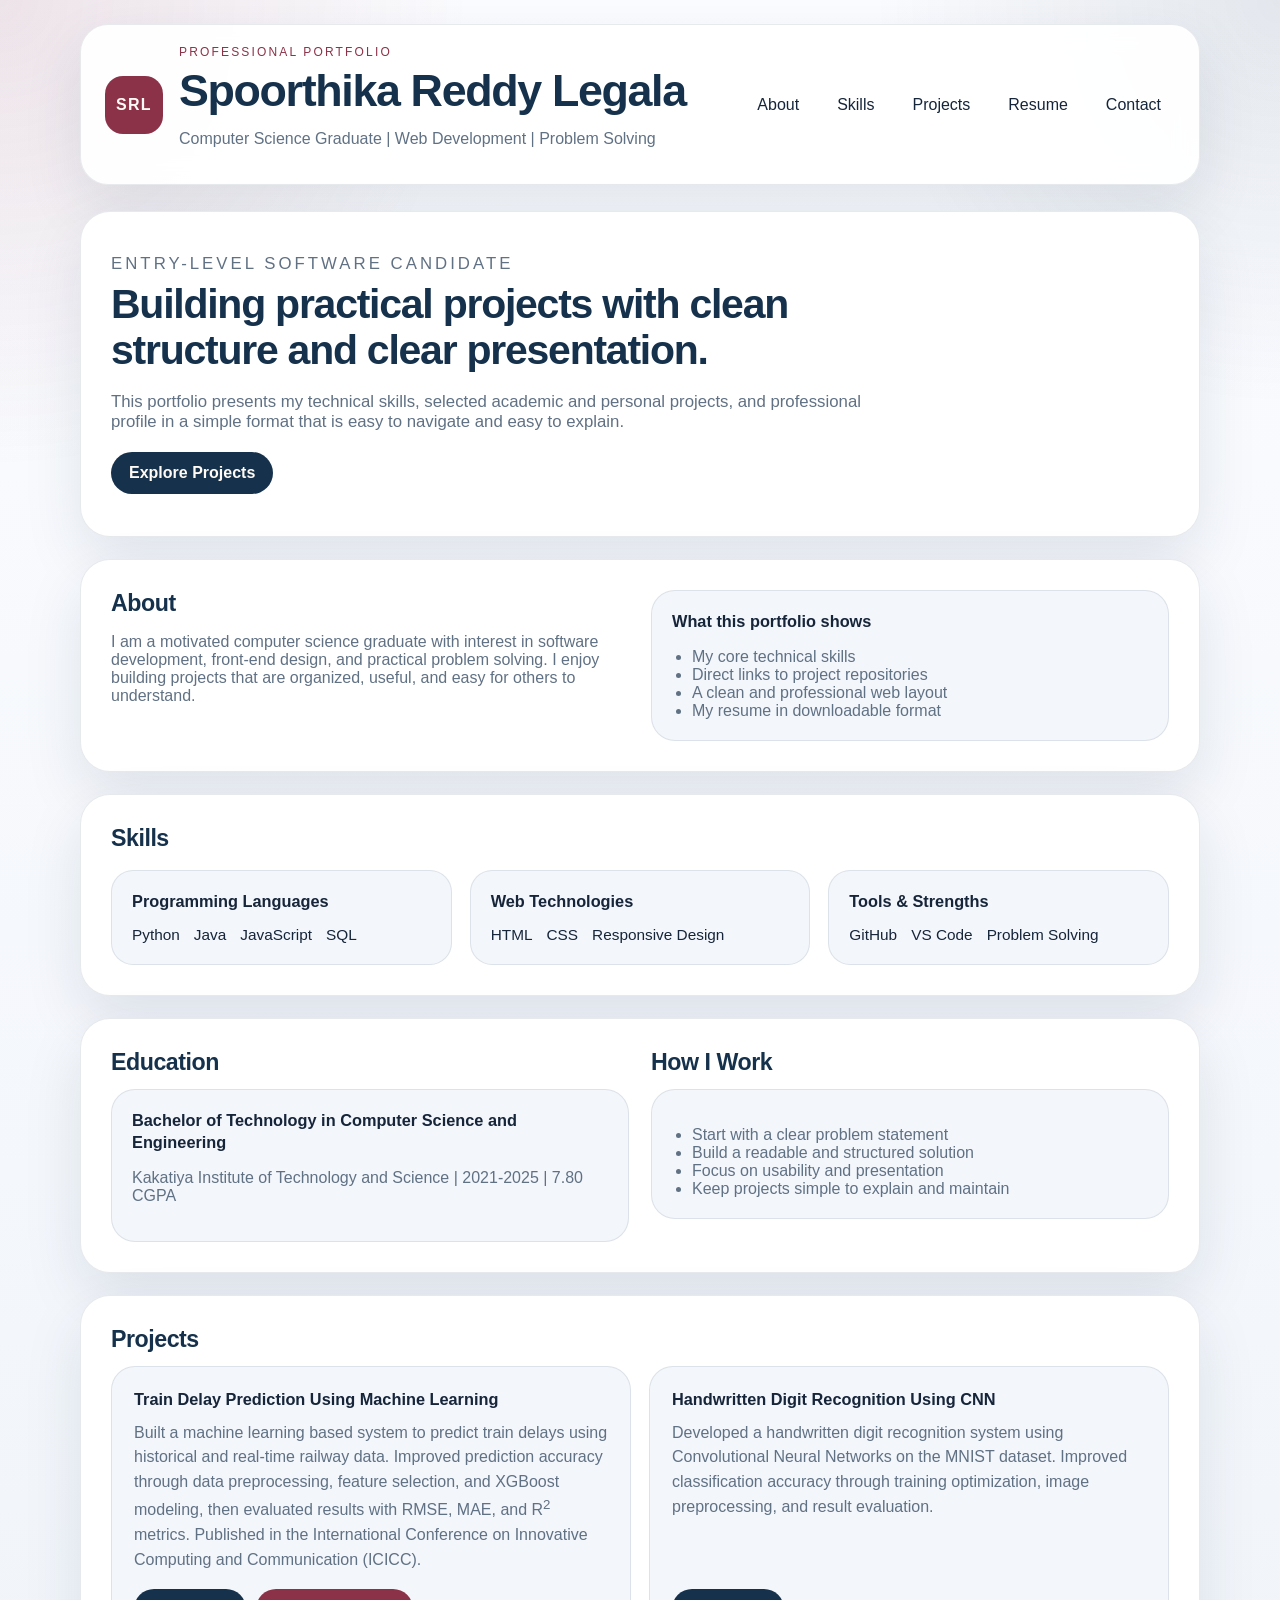
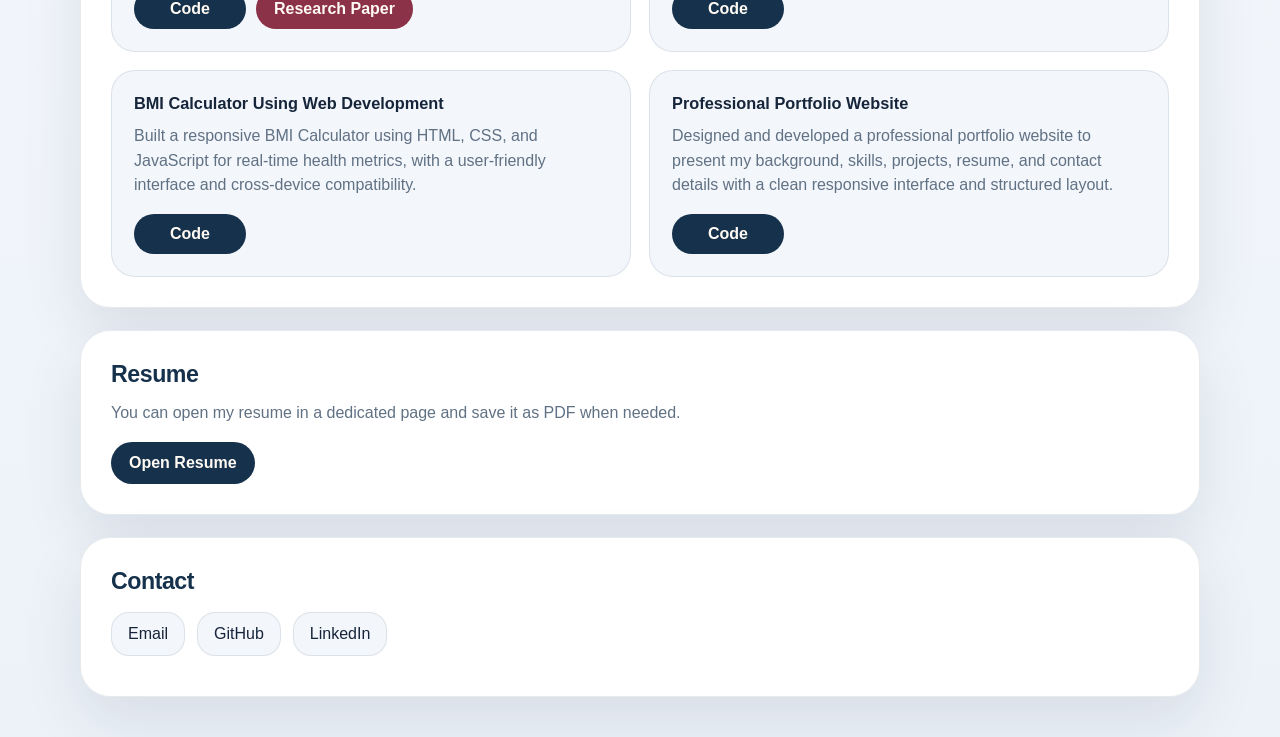
<file: index.html>
<!DOCTYPE html>
<html lang="en">
<head>
  <meta charset="UTF-8" />
  <meta name="viewport" content="width=device-width, initial-scale=1.0" />
  <meta name="description" content="Professional portfolio of Spoorthika Reddy Legala with projects, resume, skills, and contact details." />
  <title>Spoorthika Reddy Legala | Portfolio</title>
  <link rel="icon" href="favicon.svg" type="image/svg+xml" />
  <link rel="stylesheet" href="style.css" />
</head>
<body>
  <div class="page-bg"></div>

  <header class="site-header">
    <div class="brand-block">
      <div class="brand-mark">SRL</div>
      <div>
        <p class="eyebrow">Professional Portfolio</p>
        <h1>Spoorthika Reddy Legala</h1>
        <p class="tagline">Computer Science Graduate | Web Development | Problem Solving</p>
      </div>
    </div>
    <nav class="site-nav">
      <a href="#about">About</a>
      <a href="#skills">Skills</a>
      <a href="#projects">Projects</a>
      <a href="#resume">Resume</a>
      <a href="#contact">Contact</a>
    </nav>
  </header>

  <main>
    <section class="hero section-card">
      <div class="hero-copy">
        <p class="eyebrow">Entry-Level Software Candidate</p>
        <h2>Building practical projects with clean structure and clear presentation.</h2>
        <p>
          This portfolio presents my technical skills, selected academic and personal projects,
          and professional profile in a simple format that is easy to navigate and easy to explain.
        </p>
        <div class="button-row">
          <a class="button primary" href="#projects">Explore Projects</a>
        </div>
      </div>
    </section>

    <section id="about" class="section-card two-column">
      <div>
        <h3>About</h3>
        <p>
          I am a motivated computer science graduate with interest in software development,
          front-end design, and practical problem solving. I enjoy building projects that are
          organized, useful, and easy for others to understand.
        </p>
      </div>
      <div class="highlight-panel">
        <h4>What this portfolio shows</h4>
        <ul>
          <li>My core technical skills</li>
          <li>Direct links to project repositories</li>
          <li>A clean and professional web layout</li>
          <li>My resume in downloadable format</li>
        </ul>
      </div>
    </section>

    <section id="skills" class="section-card">
      <h3>Skills</h3>
      <div class="skills-layout">
        <article class="skill-group">
          <h4>Programming Languages</h4>
          <div class="chip-row">
            <span>Python</span>
            <span>Java</span>
            <span>JavaScript</span>
            <span>SQL</span>
          </div>
        </article>
        <article class="skill-group">
          <h4>Web Technologies</h4>
          <div class="chip-row">
            <span>HTML</span>
            <span>CSS</span>
            <span>Responsive Design</span>
          </div>
        </article>
        <article class="skill-group">
          <h4>Tools & Strengths</h4>
          <div class="chip-row">
            <span>GitHub</span>
            <span>VS Code</span>
            <span>Problem Solving</span>
          </div>
        </article>
      </div>
    </section>

    <section class="section-card two-column">
      <div>
        <h3>Education</h3>
        <div class="timeline-card">
          <h4>Bachelor of Technology in Computer Science and Engineering</h4>
          <p class="muted">Kakatiya Institute of Technology and Science | 2021-2025 | 7.80 CGPA</p>
        </div>
      </div>
      <div>
        <h3>How I Work</h3>
        <div class="timeline-card">
          <ul>
            <li>Start with a clear problem statement</li>
            <li>Build a readable and structured solution</li>
            <li>Focus on usability and presentation</li>
            <li>Keep projects simple to explain and maintain</li>
          </ul>
        </div>
      </div>
    </section>

    <section id="projects" class="section-card">
      <div class="section-heading">
        <div>
          <h3>Projects</h3>
        </div>
      </div>
      <div id="projects-grid" class="projects-grid"></div>
    </section>

    <section id="resume" class="section-card resume-section">
      <div>
        <h3>Resume</h3>
        <p>
          You can open my resume in a dedicated page and save it as PDF when needed.
        </p>
        <div class="button-row">
          <a class="button primary" href="resume.html">Open Resume</a>
        </div>
      </div>
    </section>

    <section id="contact" class="section-card">
      <h3>Contact</h3>
      <div class="contact-grid">
        <a href="mailto:spoorthikareddy2004@gmail.com">Email</a>
        <a href="https://github.com/spoorthika" target="_blank" rel="noopener noreferrer">GitHub</a>
        <a href="https://www.linkedin.com/in/spoorthika-reddy" target="_blank" rel="noopener noreferrer">LinkedIn</a>
      </div>
    </section>
  </main>

  <script src="script.js"></script>
</body>
</html>
</file>
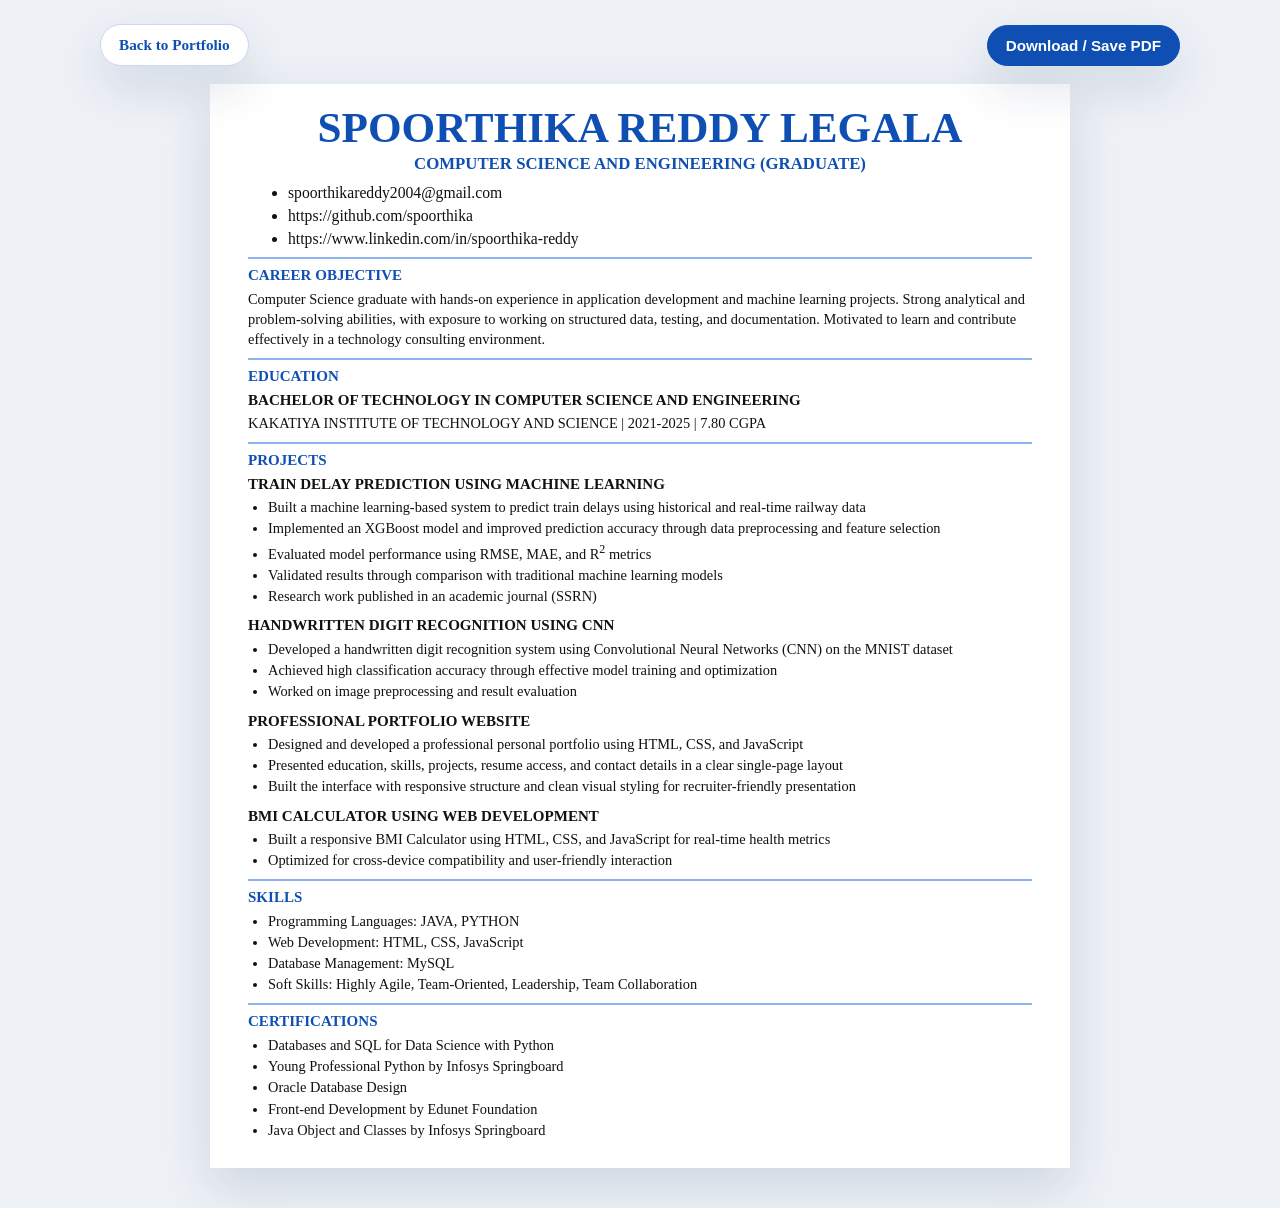
<file: resume.html>
<!DOCTYPE html>
<html lang="en">
<head>
  <meta charset="UTF-8" />
  <meta name="viewport" content="width=device-width, initial-scale=1.0" />
  <meta name="description" content="Resume of Spoorthika Reddy Legala" />
  <title>Spoorthika Reddy Legala | Resume</title>
  <link rel="icon" href="favicon.svg" type="image/svg+xml" />
  <link rel="stylesheet" href="resume.css" />
</head>
<body>
  <main class="resume-page-wrap">
    <div class="resume-toolbar no-print">
      <a class="toolbar-link" href="index.html">Back to Portfolio</a>
      <button class="toolbar-button" type="button" onclick="window.print()">Download / Save PDF</button>
    </div>

    <article class="resume-page">
      <header class="resume-header">
        <h1>SPOORTHIKA REDDY LEGALA</h1>
        <p class="role">COMPUTER SCIENCE AND ENGINEERING (GRADUATE)</p>
        <ul class="contact-list">
          <li><a href="mailto:spoorthikareddy2004@gmail.com">spoorthikareddy2004@gmail.com</a></li>
          <li><a href="https://github.com/spoorthika" target="_blank" rel="noopener noreferrer">https://github.com/spoorthika</a></li>
          <li><a href="https://www.linkedin.com/in/spoorthika-reddy" target="_blank" rel="noopener noreferrer">https://www.linkedin.com/in/spoorthika-reddy</a></li>
        </ul>
      </header>

      <section class="resume-section">
        <h2>Career Objective</h2>
        <p>
          Computer Science graduate with hands-on experience in application development and machine learning projects.
          Strong analytical and problem-solving abilities, with exposure to working on structured data, testing, and
          documentation. Motivated to learn and contribute effectively in a technology consulting environment.
        </p>
      </section>

      <section class="resume-section">
        <h2>Education</h2>
        <h3>Bachelor of Technology in Computer Science and Engineering</h3>
        <p class="education-line">KAKATIYA INSTITUTE OF TECHNOLOGY AND SCIENCE | 2021-2025 | 7.80 CGPA</p>
      </section>

      <section class="resume-section">
        <h2>Projects</h2>

        <div class="project-block">
          <h3>Train Delay Prediction Using Machine Learning</h3>
          <ul>
            <li>Built a machine learning-based system to predict train delays using historical and real-time railway data</li>
            <li>Implemented an XGBoost model and improved prediction accuracy through data preprocessing and feature selection</li>
            <li>Evaluated model performance using RMSE, MAE, and R<sup>2</sup> metrics</li>
            <li>Validated results through comparison with traditional machine learning models</li>
            <li>Research work published in an academic journal (SSRN)</li>
          </ul>
        </div>

        <div class="project-block">
          <h3>Handwritten Digit Recognition Using CNN</h3>
          <ul>
            <li>Developed a handwritten digit recognition system using Convolutional Neural Networks (CNN) on the MNIST dataset</li>
            <li>Achieved high classification accuracy through effective model training and optimization</li>
            <li>Worked on image preprocessing and result evaluation</li>
          </ul>
        </div>

        <div class="project-block">
          <h3>Professional Portfolio Website</h3>
          <ul>
            <li>Designed and developed a professional personal portfolio using HTML, CSS, and JavaScript</li>
            <li>Presented education, skills, projects, resume access, and contact details in a clear single-page layout</li>
            <li>Built the interface with responsive structure and clean visual styling for recruiter-friendly presentation</li>
          </ul>
        </div>

        <div class="project-block last-project">
          <h3>BMI Calculator Using Web Development</h3>
          <ul>
            <li>Built a responsive BMI Calculator using HTML, CSS, and JavaScript for real-time health metrics</li>
            <li>Optimized for cross-device compatibility and user-friendly interaction</li>
          </ul>
        </div>
      </section>

      <section class="resume-section">
        <h2>Skills</h2>
        <ul>
          <li>Programming Languages: JAVA, PYTHON</li>
          <li>Web Development: HTML, CSS, JavaScript</li>
          <li>Database Management: MySQL</li>
          <li>Soft Skills: Highly Agile, Team-Oriented, Leadership, Team Collaboration</li>
        </ul>
      </section>

      <section class="resume-section certifications-section">
        <h2>Certifications</h2>
        <ul>
          <li>Databases and SQL for Data Science with Python</li>
          <li>Young Professional Python by Infosys Springboard</li>
          <li>Oracle Database Design</li>
          <li>Front-end Development by Edunet Foundation</li>
          <li>Java Object and Classes by Infosys Springboard</li>
        </ul>
      </section>
    </article>
  </main>
</body>
</html>
</file>
<file: style.css>
:root {
  --bg: #edf2f8;
  --surface: rgba(255, 255, 255, 0.94);
  --surface-strong: #ffffff;
  --surface-soft: #f3f6fb;
  --text: #16253a;
  --muted: #607184;
  --accent: #8b3248;
  --accent-dark: #15314b;
  --line: rgba(21, 49, 75, 0.10);
  --shadow: 0 24px 60px rgba(21, 49, 75, 0.10);
}

* {
  box-sizing: border-box;
}

html {
  scroll-behavior: smooth;
}

body {
  margin: 0;
  font-family: "Segoe UI", Tahoma, sans-serif;
  color: var(--text);
  background: linear-gradient(180deg, #fbfcff 0%, var(--bg) 100%);
}

.page-bg {
  position: fixed;
  inset: 0;
  pointer-events: none;
  background:
    radial-gradient(circle at top left, rgba(139, 50, 72, 0.12), transparent 30%),
    radial-gradient(circle at top right, rgba(21, 49, 75, 0.10), transparent 26%);
}

.site-header,
main,
.site-footer {
  width: min(1120px, calc(100% - 32px));
  margin: 0 auto;
  position: relative;
  z-index: 1;
}

.site-header {
  margin-top: 24px;
  padding: 20px 24px;
  display: flex;
  justify-content: space-between;
  align-items: center;
  gap: 20px;
  background: var(--surface);
  border: 1px solid var(--line);
  border-radius: 28px;
  box-shadow: var(--shadow);
  backdrop-filter: blur(12px);
}

.brand-block {
  display: flex;
  align-items: center;
  gap: 16px;
}

.brand-mark {
  width: 58px;
  height: 58px;
  border-radius: 18px;
  background: var(--accent);
  color: #fffaf6;
  display: grid;
  place-items: center;
  font-weight: 700;
  letter-spacing: 0.08em;
}

.site-header h1 {
  margin: 0 0 6px;
  font-size: clamp(2rem, 4vw, 2.8rem);
  line-height: 1.06;
  letter-spacing: -0.03em;
  color: var(--accent-dark);
}

.site-nav {
  display: flex;
  flex-wrap: wrap;
  gap: 10px;
}

.site-nav a {
  text-decoration: none;
  color: var(--text);
  padding: 10px 14px;
  border-radius: 999px;
}

.site-nav a:hover {
  color: var(--accent-dark);
  background: rgba(139, 50, 72, 0.08);
}

main {
  padding: 26px 0 40px;
  display: grid;
  gap: 22px;
}

.section-card {
  background: var(--surface-strong);
  border: 1px solid var(--line);
  border-radius: 30px;
  padding: 30px;
  box-shadow: var(--shadow);
}

.hero {
  display: grid;
  gap: 24px;
}

.hero h2 {
  margin: 0;
  max-width: 100%;
  font-size: clamp(2rem, 3.2vw, 3rem);
  line-height: 1.12;
  color: var(--accent-dark);
}

.hero-copy {
  max-width: 760px;
}

.hero-copy h2 {
  margin-bottom: 18px;
  letter-spacing: -0.03em;
}

.hero-copy p {
  font-size: 1.05rem;
  max-width: 100%;
}

.hero.section-card {
  padding-top: 42px;
  padding-bottom: 42px;
}

.section-card h3 {
  margin-bottom: 14px;
  font-size: 1.45rem;
  line-height: 1.14;
  letter-spacing: -0.02em;
  color: var(--accent-dark);
}

.section-card h4,
.project-card h4 {
  margin: 0 0 10px;
  font-size: 1.02rem;
  line-height: 1.3;
  color: var(--text);
}

.hero-copy p,
.section-card p,
.muted,
.tagline,
.timeline-card li,
.highlight-panel li {
  color: var(--muted);
}

.eyebrow {
  margin: 0 0 8px;
  text-transform: uppercase;
  letter-spacing: 0.18em;
  font-size: 0.75rem;
  color: var(--accent);
}

.button-row {
  display: flex;
  gap: 12px;
  flex-wrap: wrap;
  margin-top: 20px;
}

.button,
.repo-link,
.contact-grid a {
  transition: transform 0.2s ease, box-shadow 0.2s ease, opacity 0.2s ease;
}

.button:hover,
.repo-link:hover,
.contact-grid a:hover {
  transform: translateY(-2px);
  box-shadow: 0 12px 24px rgba(21, 49, 75, 0.12);
}

.button {
  display: inline-flex;
  align-items: center;
  justify-content: center;
  padding: 12px 18px;
  border-radius: 999px;
  font-weight: 600;
  text-decoration: none;
}

.button.primary {
  background: var(--accent-dark);
  color: #fffaf4;
}

.button.secondary {
  background: var(--surface-soft);
  color: var(--text);
  border: 1px solid var(--line);
}

.highlight-panel,
.timeline-card,
.skill-group {
  background: var(--surface-soft);
  border: 1px solid var(--line);
  border-radius: 24px;
}

.highlight-panel,
.timeline-card,
.skill-group {
  padding: 20px;
}

.two-column {
  display: grid;
  grid-template-columns: repeat(2, minmax(0, 1fr));
  gap: 22px;
}

.skills-layout,
.projects-grid {
  display: grid;
  gap: 18px;
}

.skills-layout {
  grid-template-columns: repeat(3, minmax(0, 1fr));
  margin-top: 18px;
}

.skill-group {
  border-radius: 22px;
}

.chip-row {
  display: flex;
  flex-wrap: wrap;
  gap: 8px 14px;
  margin-top: 14px;
}

#skills .chip-row span {
  background: transparent;
  border: none;
  padding: 0;
  border-radius: 0;
  font-size: 0.96rem;
  color: var(--text);
}

.projects-grid {
  grid-template-columns: repeat(2, minmax(0, 1fr));
  gap: 18px;
}

.project-card {
  padding: 22px;
  display: flex;
  flex-direction: column;
  gap: 16px;
  height: 100%;
  background: var(--surface-soft);
  border: 1px solid var(--line);
  border-radius: 24px;
}

.projects-grid .project-card:last-child {
  padding-bottom: 22px;
  border-bottom: 1px solid var(--line);
}

.project-top {
  display: flex;
  justify-content: space-between;
  align-items: start;
  gap: 12px;
}

.project-top > div {
  max-width: 100%;
}

.project-card p {
  margin: 0;
  line-height: 1.55;
}

.project-tech {
  margin-top: 0;
  gap: 6px 12px;
}

.project-tech span {
  background: transparent;
  border: none;
  padding: 0;
  border-radius: 0;
  font-size: 0.92rem;
  color: var(--muted);
}

.repo-link {
  display: inline-flex;
  align-items: center;
  justify-content: center;
  width: fit-content;
  min-width: 112px;
  padding: 11px 18px;
  border-radius: 999px;
  background: var(--accent-dark);
  color: #fffaf4;
  text-decoration: none;
  font-weight: 600;
}

.project-actions {
  display: flex;
  flex-wrap: wrap;
  gap: 10px;
  margin-top: auto;
}

.repo-link-paper {
  background: var(--accent);
}

.resume-section {
  display: block;
}

.contact-grid {
  display: flex;
  flex-wrap: wrap;
  gap: 12px;
  margin: 18px 0 10px;
}

.contact-grid a {
  text-decoration: none;
  color: var(--text);
  background: var(--surface-soft);
  border: 1px solid var(--line);
  border-radius: 18px;
  padding: 12px 16px;
}

.site-footer {
  padding-bottom: 30px;
  text-align: center;
}

code {
  padding: 2px 6px;
  border-radius: 6px;
  background: rgba(21, 49, 75, 0.08);
}

h1,
h2,
h3,
h4 {
  margin-top: 0;
}

ul {
  padding-left: 20px;
  margin-bottom: 0;
}

@media (max-width: 920px) {
  .site-header,
  .hero,
  .two-column,
  .resume-section,
  .section-heading {
    grid-template-columns: 1fr;
    flex-direction: column;
    align-items: start;
  }

  .skills-layout {
    grid-template-columns: 1fr;
  }
}

@media (max-width: 640px) {
  .site-header,
  .section-card {
    padding: 20px;
    border-radius: 22px;
  }

  .brand-block {
    align-items: start;
  }

  .brand-mark {
    width: 48px;
    height: 48px;
  }
}
</file>
<file: resume.css>
:root {
  --page-bg: #eef2f7;
  --paper: #ffffff;
  --text: #111111;
  --blue: #0f4fb3;
  --blue-line: #8db3ef;
  --shadow: 0 20px 50px rgba(15, 45, 90, 0.14);
  --body-size: 0.9rem;
  --section-size: 0.94rem;
  --subheading-size: 0.94rem;
}

* {
  box-sizing: border-box;
}

body {
  margin: 0;
  font-family: "Times New Roman", Times, serif;
  background: var(--page-bg);
  color: var(--text);
}

.resume-page-wrap {
  width: min(1080px, calc(100% - 32px));
  margin: 0 auto;
  padding: 24px 0 40px;
}

.resume-toolbar {
  display: flex;
  justify-content: space-between;
  align-items: center;
  gap: 12px;
  margin-bottom: 18px;
}

.toolbar-link,
.toolbar-button {
  display: inline-flex;
  align-items: center;
  justify-content: center;
  padding: 11px 18px;
  border-radius: 999px;
  font-size: 0.95rem;
  font-weight: 700;
  text-decoration: none;
  border: 1px solid #c9d8ef;
  background: #ffffff;
  color: var(--blue);
  box-shadow: var(--shadow);
}

.toolbar-button {
  cursor: pointer;
  background: var(--blue);
  color: #ffffff;
  border-color: var(--blue);
}

.resume-page {
  width: min(860px, 100%);
  margin: 0 auto;
  background: var(--paper);
  box-shadow: var(--shadow);
  padding: 22px 38px 28px;
}

.resume-header,
.resume-header h1,
.resume-section h2,
.resume-section h3,
.resume-section p,
.resume-section li,
.role,
.contact-list {
  margin-top: 0;
}

.resume-header {
  text-align: center;
}

.resume-header h1 {
  margin-bottom: 4px;
  color: var(--blue);
  font-family: "Times New Roman", Times, serif;
  font-size: 2.7rem;
  line-height: 1.02;
  font-weight: 700;
  letter-spacing: 0;
}

.role {
  margin-bottom: 8px;
  color: var(--blue);
  font-family: "Times New Roman", Times, serif;
  font-size: 1.05rem;
  font-weight: 700;
  text-transform: uppercase;
}

.contact-list {
  width: fit-content;
  margin: 0 0 2px 18px;
  padding-left: 22px;
  text-align: left;
  list-style: disc;
}

.contact-list li {
  font-family: "Times New Roman", Times, serif;
  font-size: 0.98rem;
  line-height: 1.34;
  margin-bottom: 2px;
}

.resume-section li,
.resume-section p,
.contact-list a {
  font-family: "Times New Roman", Times, serif;
  font-size: var(--body-size);
  line-height: 1.38;
}

.contact-list a {
  color: #111111;
  text-decoration: none;
  font-size: inherit;
  line-height: inherit;
}

.resume-section {
  margin-top: 8px;
  padding-top: 8px;
  border-top: 2px solid var(--blue-line);
}

.resume-section h2 {
  margin-bottom: 6px;
  color: var(--blue);
  font-family: "Times New Roman", Times, serif;
  font-size: var(--section-size);
  font-weight: 700;
  text-transform: uppercase;
}

.resume-section h3 {
  margin-bottom: 4px;
  color: #111111;
  font-family: "Times New Roman", Times, serif;
  font-size: var(--subheading-size);
  font-weight: 700;
  text-transform: uppercase;
  line-height: 1.28;
}

.resume-section p {
  margin-bottom: 0;
}

.education-line {
  text-transform: uppercase;
}

.project-block {
  margin-top: 10px;
}

.project-block:first-of-type {
  margin-top: 0;
}

.project-block ul,
.resume-section > ul {
  margin: 0;
  padding-left: 20px;
}

.project-block li,
.resume-section > ul li {
  margin-bottom: 2px;
  line-height: 1.34;
}

.last-project ul li:last-child,
.certifications-section li:last-child,
.resume-section > ul li:last-child,
.contact-list li:last-child {
  margin-bottom: 0;
}

@media (max-width: 860px) {
  .resume-page-wrap {
    width: calc(100% - 20px);
    padding: 14px 0 24px;
  }

  .resume-toolbar {
    flex-direction: column;
    align-items: stretch;
  }

  .resume-page {
    width: 100%;
    padding: 18px 18px 22px;
  }

  .resume-header h1 {
    font-size: 2.1rem;
  }

  .role {
    font-size: 0.92rem;
  }

  .contact-list {
    margin-left: 10px;
    padding-left: 18px;
  }

  .contact-list li {
    font-size: 0.9rem;
  }
}

@media print {
  @page {
    size: A4;
    margin: 10mm;
  }

  body {
    background: #ffffff;
  }

  .no-print {
    display: none !important;
  }

  .resume-page-wrap {
    width: 100%;
    margin: 0;
    padding: 0;
  }

  .resume-page {
    width: 100%;
    padding: 0;
    box-shadow: none;
  }

  .resume-header h1 {
    font-size: 28pt;
    color: var(--blue);
  }

  .role {
    font-size: 11.5pt;
    color: var(--blue);
    margin-bottom: 8pt;
  }

  .contact-list {
    margin-bottom: 4pt;
  }

  .contact-list li {
    font-size: 11pt;
    line-height: 1.3;
  }

  .resume-section h2 {
    font-size: 11.5pt;
  }

  .resume-section h3,
  .resume-section p,
  .resume-section li,
  .contact-list a {
    font-size: 11pt;
    line-height: 1.3;
  }

  .resume-section {
    margin-top: 8px;
    padding-top: 8px;
    break-inside: avoid;
    page-break-inside: avoid;
  }

  .project-block {
    break-inside: avoid;
    page-break-inside: avoid;
  }
}
</file>
